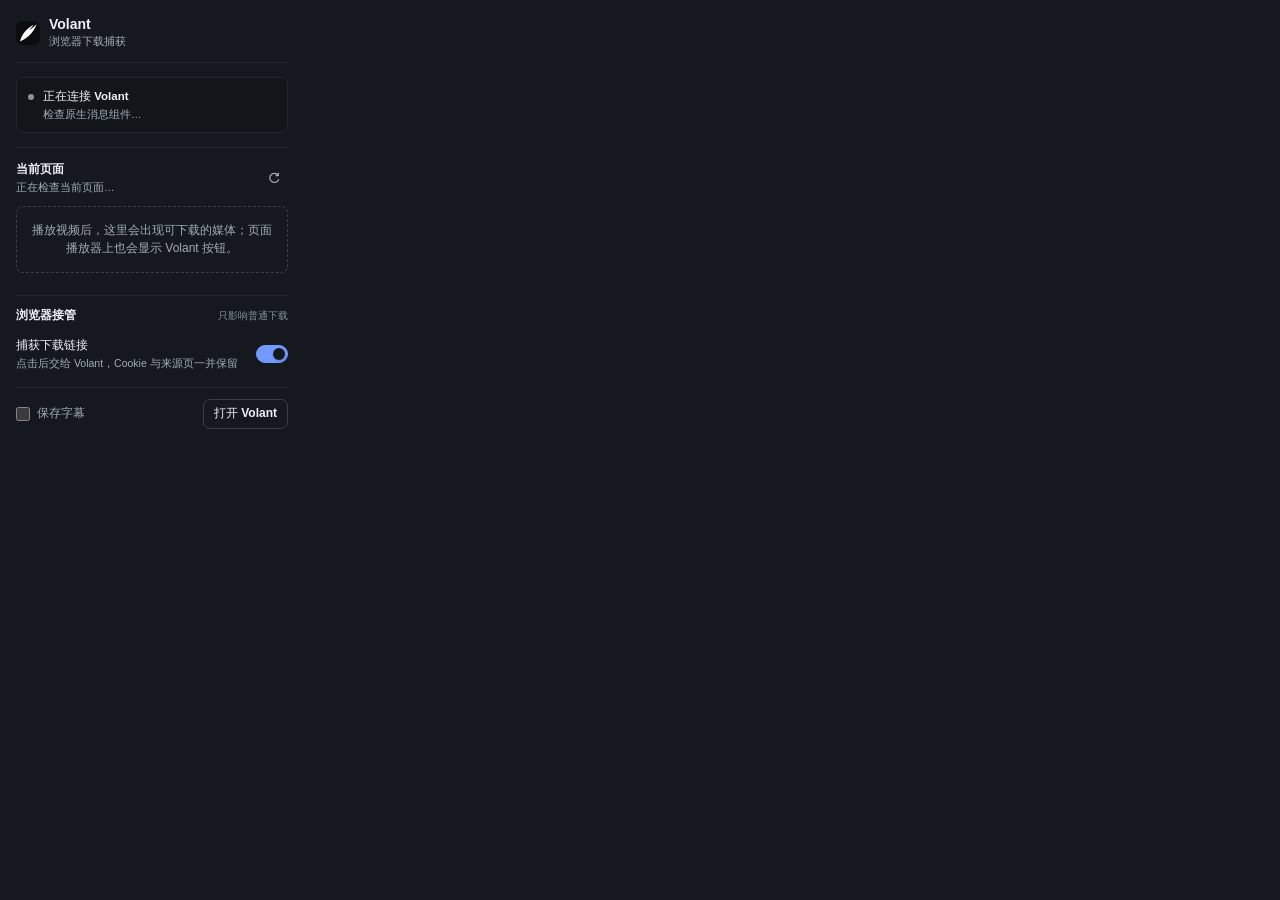
<file: extension/popup.html>
<!doctype html>
<html lang="zh-CN">
  <head>
    <meta charset="utf-8" />
    <meta name="viewport" content="width=device-width, initial-scale=1" />
    <title>Volant 下载捕获</title>
    <link rel="stylesheet" href="popup.css" />
  </head>
  <body>
    <main class="popup">
      <header class="header">
        <div class="brand">
          <img class="mark" src="icons/volant.svg" alt="" width="24" height="24" />
          <div>
            <h1>Volant</h1>
            <p>浏览器下载捕获</p>
          </div>
        </div>
        <span id="version" class="version"></span>
      </header>

      <section id="status" class="status" aria-live="polite">
        <span class="dot" aria-hidden="true"></span>
        <span class="status-copy">
          <strong id="status-title">正在连接 Volant</strong>
          <span id="status-detail">检查原生消息组件…</span>
        </span>
      </section>

      <section id="components" class="components" aria-label="视频组件状态" hidden>
        <div class="components-head">
          <strong>视频组件</strong>
          <button id="open-components" type="button">在 Volant 中准备</button>
        </div>
        <div class="component-row">
          <span>解析器</span>
          <span id="ytdlp-state" class="component-state">未检测</span>
        </div>
        <div class="component-row">
          <span>MP4 合成</span>
          <span id="ffmpeg-state" class="component-state">未检测</span>
        </div>
        <div class="component-row">
          <span>JavaScript 运行时</span>
          <span id="js-runtime-state" class="component-state">未检测</span>
        </div>
      </section>

      <section class="media">
        <div class="section-head">
          <div>
            <h2>当前页面</h2>
            <p id="media-summary">正在检查当前页面…</p>
          </div>
          <button id="refresh" class="icon-button" type="button" aria-label="刷新页面媒体" title="刷新">
            <svg viewBox="0 0 16 16" aria-hidden="true">
              <path d="M13 5.25V2.5m0 2.75H10.25M13 5.25A5.25 5.25 0 1 0 13.25 10"
                fill="none" stroke="currentColor" stroke-width="1.4"
                stroke-linecap="round" stroke-linejoin="round"/>
            </svg>
          </button>
        </div>
        <div id="media-empty" class="empty">
          播放视频后，这里会出现可下载的媒体；页面播放器上也会显示 Volant 按钮。
        </div>
        <ul id="media-list" aria-label="当前页面媒体"></ul>
        <p id="media-feedback" class="feedback" aria-live="polite" hidden></p>
      </section>

      <div class="settings-block">
        <div class="settings-title">
          <span>浏览器接管</span>
          <small>只影响普通下载</small>
        </div>
        <label class="capture-row">
          <span>
            <strong>捕获下载链接</strong>
            <small>点击后交给 Volant，Cookie 与来源页一并保留</small>
          </span>
          <input id="capture" type="checkbox" role="switch" checked />
        </label>
      </div>

      <footer class="footer">
        <label class="subtitles">
          <input id="subtitles" type="checkbox" />
          保存字幕
        </label>
        <button id="open-app" class="secondary" type="button">打开 Volant</button>
      </footer>
    </main>
    <script src="popup.js"></script>
  </body>
</html>
</file>
<file: extension/popup.css>
/* Volant's browser surfaces use the Current dark semantic palette. */
:root {
  color-scheme: dark;
  --paper: #15191f;
  --subtle: #12161b;
  --sunken: #171c22;
  --hover: #1b2128;
  --ink: #edf1f5;
  --muted: #a2acb6;
  --faint: #87929c;
  --rule: #222830;
  --strong: #34404c;
  --current: #7299ff;
  --current-soft: #202832;
  --action: #7299ff;
  --action-ink: #0d1422;
  --success: #52d3a3;
  --danger: #ff8078;
  --warning: #e3a94f;
  --shadow: 0 18px 52px rgba(0, 0, 0, .4), 0 2px 8px rgba(0, 0, 0, .24);
}

*,
*::before,
*::after {
  box-sizing: border-box;
}

html,
body {
  margin: 0;
  width: 304px;
  min-height: 240px;
  background: var(--paper);
  color: var(--ink);
}

body {
  font: 400 12px/1.45 "Segoe UI Variable Text", "Segoe UI", "Microsoft YaHei UI", sans-serif;
}

button,
input {
  font: inherit;
}

button {
  color: inherit;
}

.popup {
  padding: 16px 16px 13px;
}

.header {
  display: flex;
  align-items: flex-start;
  justify-content: space-between;
  gap: 12px;
  padding-bottom: 13px;
  border-bottom: 1px solid var(--rule);
}

.brand {
  display: flex;
  align-items: center;
  gap: 9px;
}

.mark {
  width: 24px;
  height: 24px;
  border-radius: 7px;
  display: block;
  flex: none;
}

h1,
h2,
p {
  margin: 0;
}

h1 {
  font-size: 14px;
  font-weight: 630;
  line-height: 1.2;
}

.brand p {
  margin-top: 1px;
  color: var(--muted);
  font-size: 10.5px;
}

.version {
  padding-top: 2px;
  color: var(--faint);
  font: 400 10px/1.2 "Cascadia Mono", Consolas, monospace;
  font-variant-numeric: tabular-nums;
}

.status {
  display: flex;
  align-items: flex-start;
  gap: 9px;
  margin-top: 14px;
  padding: 10px 11px;
  border: 1px solid var(--rule);
  border-radius: 7px;
  background: var(--subtle);
}

.dot {
  width: 6px;
  height: 6px;
  margin-top: 6px;
  border-radius: 50%;
  background: var(--faint);
  flex: none;
}

.status[data-kind="ok"] .dot { background: var(--success); }
.status[data-kind="bad"] .dot { background: var(--danger); }
.status[data-kind="warn"] .dot { background: var(--warning); }

.status-copy {
  display: grid;
  gap: 2px;
  min-width: 0;
}

.status-copy strong {
  font-size: 11.5px;
  font-weight: 580;
}

.status-copy span {
  overflow: hidden;
  color: var(--muted);
  font-size: 10.5px;
  text-overflow: ellipsis;
  white-space: nowrap;
}

.components {
  display: grid;
  gap: 7px;
  margin-top: 9px;
  padding: 10px 11px;
  border: 1px solid var(--rule);
  border-radius: 7px;
  background: var(--sunken);
}

.components[hidden] {
  display: none;
}

.components-head {
  display: flex;
  align-items: center;
  justify-content: space-between;
  gap: 10px;
}

.components-head strong {
  font-size: 11px;
  font-weight: 580;
}

.components-head button {
  padding: 0;
  border: 0;
  background: transparent;
  color: var(--current);
  font-size: 10.5px;
  font-weight: 560;
  cursor: pointer;
}

.components-head button:hover {
  text-decoration: underline;
}

.component-row {
  display: flex;
  align-items: center;
  justify-content: space-between;
  gap: 12px;
  color: var(--muted);
  font-size: 10.5px;
}

.component-state {
  color: var(--success);
  font: 400 9.5px/1 "Cascadia Mono", Consolas, monospace;
}

.component-state[data-bad="1"] {
  color: var(--warning);
}

.capture-row {
  display: flex;
  align-items: center;
  justify-content: space-between;
  gap: 14px;
  min-height: 51px;
  padding: 10px 0 1px;
  cursor: pointer;
}

.capture-row > span {
  display: grid;
  gap: 2px;
}

.capture-row strong {
  font-size: 11.5px;
  font-weight: 560;
}

.capture-row small {
  color: var(--muted);
  font-size: 10.5px;
}

input[type="checkbox"][role="switch"] {
  appearance: none;
  position: relative;
  width: 32px;
  height: 18px;
  margin: 0;
  border: 1px solid var(--strong);
  border-radius: 999px;
  background: var(--sunken);
  cursor: pointer;
  transition: background 160ms ease-out, border-color 160ms ease-out;
}

input[type="checkbox"][role="switch"]::after {
  content: "";
  position: absolute;
  top: 2px;
  left: 2px;
  width: 12px;
  height: 12px;
  border-radius: 50%;
  background: var(--paper);
  box-shadow: 0 1px 2px rgba(0, 0, 0, .18);
  transition: transform 160ms ease-out;
}

input[type="checkbox"][role="switch"]:checked {
  border-color: var(--action);
  background: var(--action);
}

input[type="checkbox"][role="switch"]:checked::after {
  transform: translateX(14px);
}

.media {
  margin-top: 14px;
  padding-top: 13px;
  border-top: 1px solid var(--rule);
}

.section-head {
  display: flex;
  align-items: center;
  justify-content: space-between;
  gap: 12px;
}

.section-head h2 {
  font-size: 12px;
  font-weight: 610;
}

.section-head p {
  margin-top: 2px;
  color: var(--muted);
  font-size: 10.5px;
}

.icon-button {
  display: grid;
  place-items: center;
  width: 28px;
  height: 28px;
  padding: 0;
  border: 0;
  border-radius: 7px;
  background: transparent;
  color: var(--muted);
  cursor: pointer;
}

.icon-button:hover { background: var(--hover); color: var(--ink); }
.icon-button svg { width: 14px; height: 14px; }

.empty {
  margin-top: 10px;
  padding: 14px 12px;
  border: 1px dashed var(--strong);
  border-radius: 7px;
  color: var(--muted);
  text-align: center;
  line-height: 1.55;
}

#media-list {
  display: grid;
  gap: 1px;
  margin: 9px 0 0;
  padding: 0;
  list-style: none;
}

.media-item {
  display: grid;
  grid-template-columns: auto minmax(0, 1fr) auto;
  align-items: center;
  gap: 9px;
  min-height: 46px;
  padding: 6px 2px;
  border-bottom: 1px solid var(--rule);
}

.media-item:hover {
  background: var(--hover);
}

.tag {
  display: grid;
  place-items: center;
  min-width: 38px;
  height: 22px;
  padding: 0 6px;
  border: 1px solid var(--rule);
  border-radius: 5px;
  background: var(--sunken);
  color: var(--muted);
  font: 400 9.5px/1 "Cascadia Mono", Consolas, monospace;
}

.media-copy {
  min-width: 0;
}

.media-name,
.media-meta {
  display: block;
  overflow: hidden;
  text-overflow: ellipsis;
  white-space: nowrap;
}

.media-name {
  font-size: 11.5px;
  font-weight: 550;
}

.media-meta {
  margin-top: 2px;
  color: var(--muted);
  font-size: 10px;
}

.download {
  height: 28px;
  padding: 0 8px;
  border: 1px solid var(--action);
  border-radius: 7px;
  background: var(--action);
  color: var(--action-ink);
  font-size: 10.5px;
  font-weight: 560;
  cursor: pointer;
}

.download:hover { opacity: .88; }
.download:disabled { opacity: .45; cursor: wait; }

.feedback {
  margin-top: 9px;
  color: var(--muted);
  font-size: 10.5px;
}

.feedback[data-bad="1"] { color: var(--danger); }

.settings-block {
  margin-top: 13px;
  padding-top: 11px;
  border-top: 1px solid var(--rule);
}

.settings-title {
  display: flex;
  align-items: baseline;
  justify-content: space-between;
  gap: 10px;
}

.settings-title span {
  font-size: 12px;
  font-weight: 610;
}

.settings-title small {
  color: var(--faint);
  font-size: 10px;
}

.footer {
  display: flex;
  align-items: center;
  justify-content: space-between;
  gap: 12px;
  margin-top: 12px;
  padding-top: 11px;
  border-top: 1px solid var(--rule);
}

.subtitles {
  display: flex;
  align-items: center;
  gap: 7px;
  color: var(--muted);
  cursor: pointer;
}

.subtitles input {
  width: 14px;
  height: 14px;
  margin: 0;
  accent-color: var(--current);
}

.secondary {
  height: 30px;
  padding: 0 10px;
  border: 1px solid var(--strong);
  border-radius: 7px;
  background: var(--paper);
  color: var(--ink);
  font-weight: 550;
  cursor: pointer;
}

.secondary:hover { background: var(--hover); }

button:focus-visible,
input:focus-visible {
  outline: 2px solid var(--current);
  outline-offset: 2px;
}

button:disabled {
  opacity: .45;
  cursor: not-allowed;
}

@media (prefers-reduced-motion: reduce) {
  *, *::before, *::after { transition: none !important; }
}
</file>
